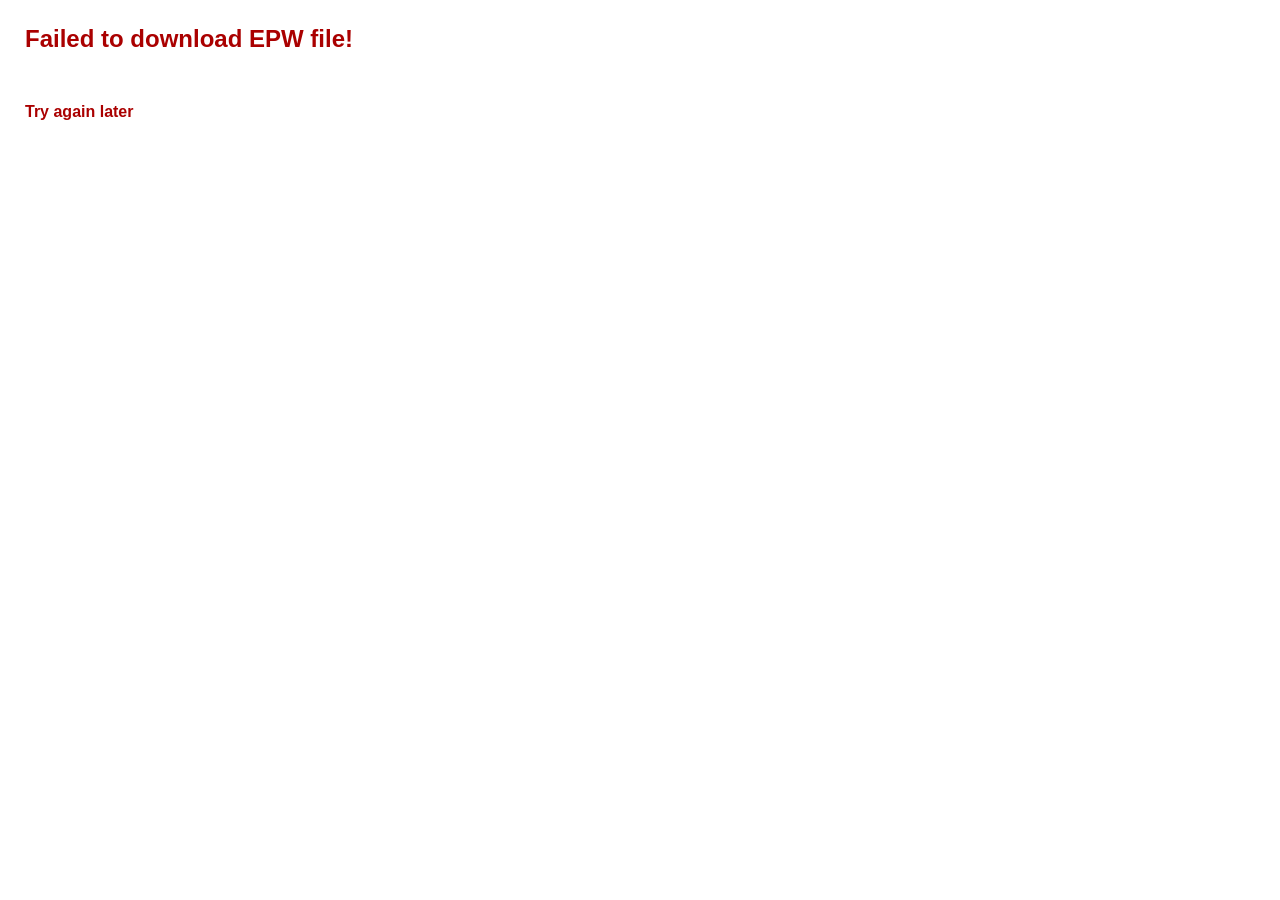
<file: homepage-1.3/links/wasm/index.html>
<!DOCTYPE html>
<html style="width:100%;height:100%;background-color:black;">
	<head>
		<meta charset="UTF-8" />
		<meta name="viewport" content="width=device-width, initial-scale=1.0, minimum-scale=1.0, maximum-scale=1.0" />
		<meta name="description" content="Play minecraft 1.12 in your browser" />
		<meta name="keywords" content="eaglercraft, minecraft, 1.12, 1.12.2" />
		<title>EaglercraftX 1.12 WASM-GC</title>
		<meta property="og:locale" content="en-US" />
		<meta property="og:type" content="website" />
		<meta property="og:title" content="Eaglercraft 1.12 WASM" />
		<meta property="og:description" content="Play minecraft 1.12 in your browser" />
		<meta property="og:image" content="favicon.png" />
		<link type="image/png" rel="shortcut icon" href="favicon.png" />
		<script type="text/javascript" src="bootstrap.js"></script>
		<script type="text/javascript">
			"use strict";
			window.addEventListener("load", function() {
				if(window.location.href.indexOf("file:") === 0) {
					alert("HTTP please, do not open this file locally, run a local HTTP server and load it via HTTP");
				}else {
					
					// %%%%%%%%% launch options %%%%%%%%%%%%
					
					var relayId = Math.floor(Math.random() * 3);
					window.eaglercraftXOpts = {
						demoMode: false,
						container: "game_frame",
						assetsURI: "assets.epw",
						worldsDB: "worlds",
						servers: [
							{ addr: "wss://play.zelz.net", name: "ZelzNet" },
							{ addr: "wss://mc.arch.lol", name: "ArchMC" },
							{ addr: "wss://beta.arch.lol", name: "§r §r §r §r §4§lArchMC Beta" }
    						]
					};
					
					// %%%%%%%%%%%%%%%%%%%%%%%%%%%%%%%%%%%%%
					
					var q = window.location.search;
					if((typeof q === "string") && q[0] === "?" && (typeof window.URLSearchParams !== "undefined")) {
						q = new window.URLSearchParams(q);
						var s = q.get("server");
						if(s) window.eaglercraftXOpts.joinServer = s;
					}
					
					main();
					
				}
			});
		</script>
	</head>
	<body style="margin:0px;width:100%;height:100%;overflow:hidden;background-color:black;" id="game_frame"></body>
</html>
</file>
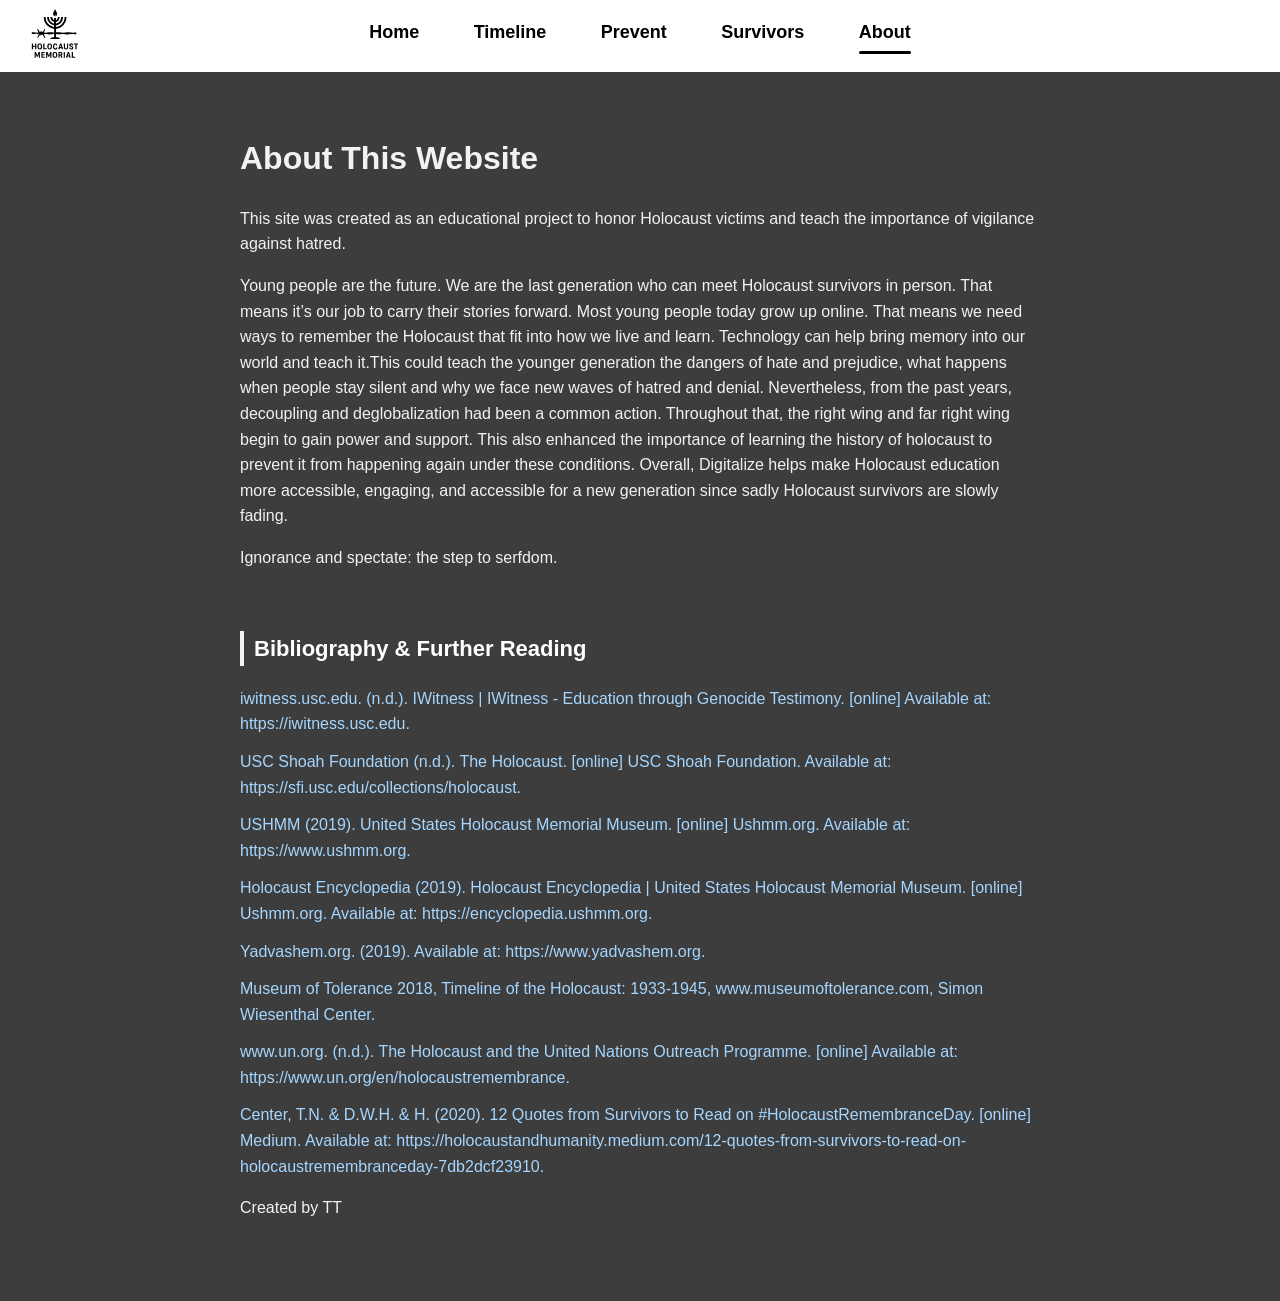
<file: homepage-1.3/temp/about.html>
<!DOCTYPE html>
<html lang="en">
<head>
  <meta charset="UTF-8">
  <title>About This Project</title>
  <link rel="stylesheet" href="style.css">
</head>
<body>
  <nav>
  <div class="logo-container">
    <img src="assets/logo.svg" alt="Holocaust Memorial Logo" />
  </div>
    <a href="index.html" >Home</a>
    <a href="timeline.html">Timeline</a>
    <a href="prevent.html">Prevent</a>
    <a href="survivors.html">Survivors</a>
    <a href="about.html" class="active">About</a>
</nav>

  <main class="fade-in">
    <h1>About This Website</h1>
    <p>This site was created as an educational project to honor Holocaust victims and teach the importance of vigilance against hatred.</p>
    <p>Young people are the future. We are the last generation who can meet Holocaust survivors in person. That means it’s our job to carry their stories forward. Most young people today grow up online. That means we need ways to remember the Holocaust that fit into how we live and learn. 
      Technology can help bring memory into our world and teach it.This could teach the younger generation the dangers of hate and prejudice, what happens when people stay silent and why we face new waves of hatred and denial.
      Nevertheless, from the past years, decoupling and deglobalization had been a common action. Throughout that, the right wing and far right wing begin to gain power and support. 
      This also enhanced the importance of learning the history of holocaust to prevent it from happening again under these conditions.
      Overall, Digitalize helps make Holocaust education more accessible, engaging, and accessible for a new generation since sadly Holocaust survivors are slowly fading.
    </p>
    <p>Ignorance and spectate: the step to serfdom.</p>
    <section class="resources-section">
    <h2>Bibliography & Further Reading</h2>
      <ul class="resource-list">
        <li><a href="https://iwitness.usc.edu" target="_blank">iwitness.usc.edu. (n.d.). IWitness | IWitness - Education through Genocide Testimony. [online] Available at: https://iwitness.usc.edu.</a></li>
        <li><a href="https://sfi.usc.edu/collections/holocaust" target="_blank">USC Shoah Foundation (n.d.). The Holocaust. [online] USC Shoah Foundation. Available at: https://sfi.usc.edu/collections/holocaust.</a></li>
        <li><a href="https://www.ushmm.org" target="_blank">USHMM (2019). United States Holocaust Memorial Museum. [online] Ushmm.org. Available at: https://www.ushmm.org.</a></li>
        <li><a href="https://encyclopedia.ushmm.org" target="_blank">Holocaust Encyclopedia (2019). Holocaust Encyclopedia | United States Holocaust Memorial Museum. [online] Ushmm.org. Available at: https://encyclopedia.ushmm.org.</a></li>
        <li><a href="https://www.yadvashem.org" target="_blank">Yadvashem.org. (2019). Available at: https://www.yadvashem.org.</a></li>
        <li><a href="https://www.museumoftolerance.com/education/teacher-resources/holocaust-resources/timeline-of-the-holocaust.html" target="_blank">Museum of Tolerance 2018, Timeline of the Holocaust: 1933-1945, www.museumoftolerance.com, Simon Wiesenthal Center.</a></li>
        <li><a href="https://www.un.org/en/holocaustremembrance" target="_blank">www.un.org. (n.d.). The Holocaust and the United Nations Outreach Programme. [online] Available at: https://www.un.org/en/holocaustremembrance.</a></li>
        <li><a href="https://holocaustandhumanity.medium.com/12-quotes-from-survivors-to-read-on-holocaustremembranceday-7db2dcf23910" target="_blank">Center, T.N. & D.W.H. & H. (2020). 12 Quotes from Survivors to Read on #HolocaustRemembranceDay. [online] Medium. Available at: https://holocaustandhumanity.medium.com/12-quotes-from-survivors-to-read-on-holocaustremembranceday-7db2dcf23910.</a></li>
    <p>Created by TT</p>
  </main>

  <script src="script.js"></script>
</body>
</html>
</file>
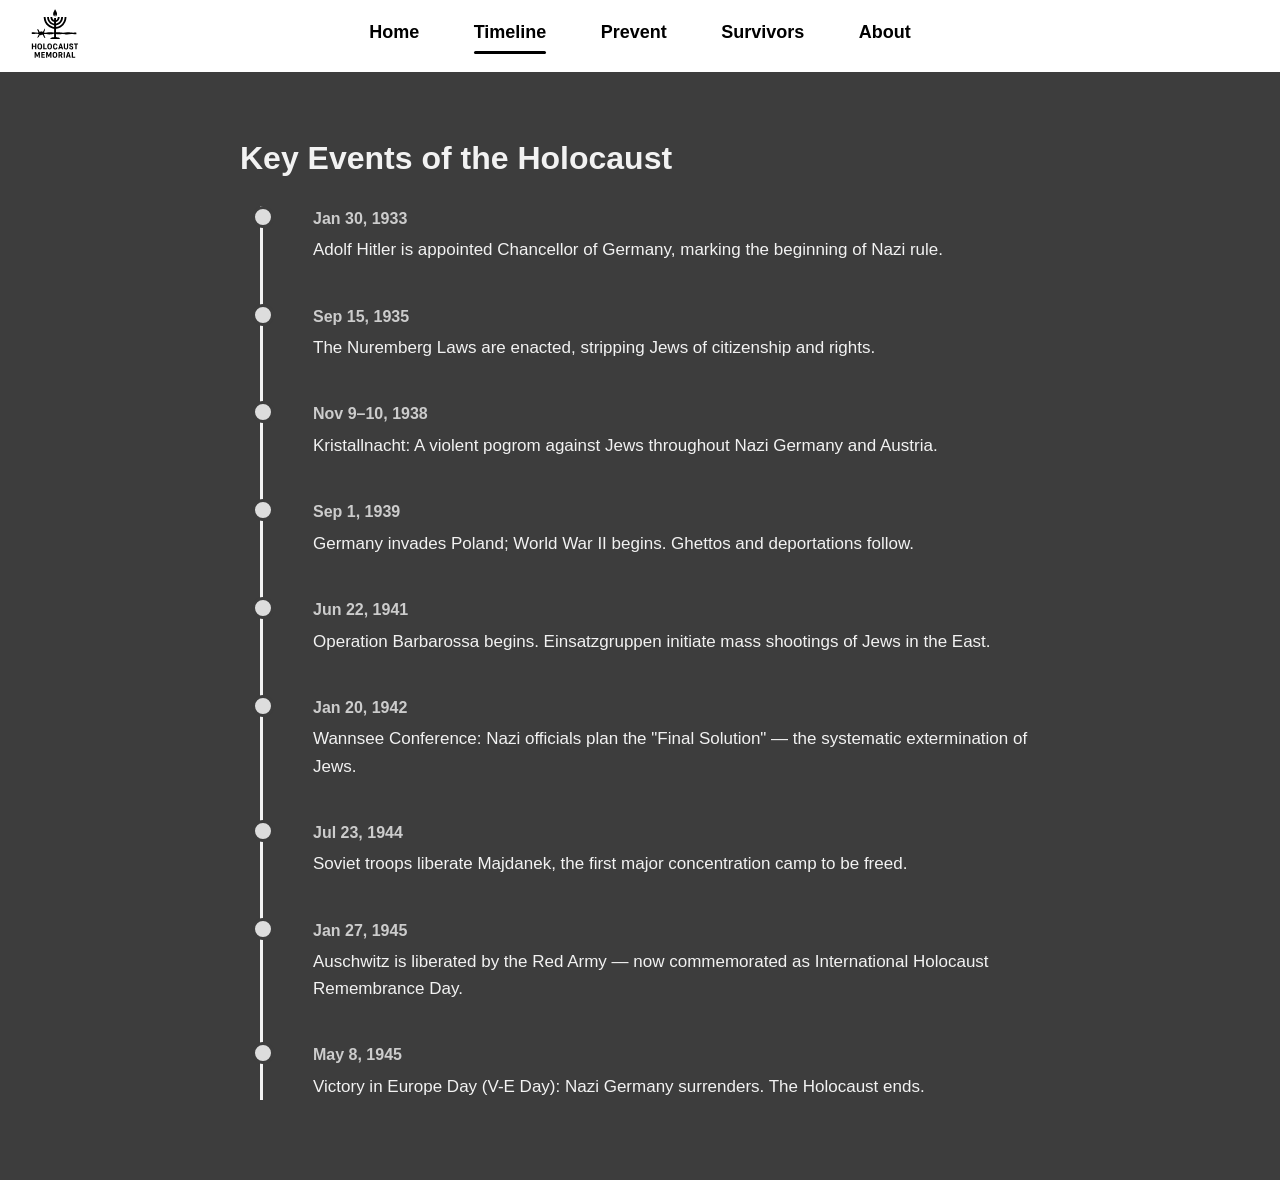
<file: homepage-1.3/temp/timeline.html>
<!DOCTYPE html>
<html lang="en">
<head>
  <meta charset="UTF-8">
  <title>Timeline</title>
  <link rel="stylesheet" href="style.css">
</head>
<body>
  <nav>
  <div class="logo-container">
    <img src="assets/logo.svg" alt="Holocaust Memorial Logo" />
  </div>
    <a href="index.html">Home</a>
    <a href="timeline.html" class="active">Timeline</a>
    <a href="prevent.html">Prevent</a>
    <a href="survivors.html">Survivors</a>
    <a href="about.html">About</a>
</nav>
<main class="fade-in">
  <h1>Key Events of the Holocaust</h1>
  <div class="timeline">
    <div class="timeline-event">
      <div class="date">Jan 30, 1933</div>
      <div class="content">Adolf Hitler is appointed Chancellor of Germany, marking the beginning of Nazi rule.</div>
    </div>
    <div class="timeline-event">
      <div class="date">Sep 15, 1935</div>
      <div class="content">The Nuremberg Laws are enacted, stripping Jews of citizenship and rights.</div>
    </div>
    <div class="timeline-event">
      <div class="date">Nov 9–10, 1938</div>
      <div class="content">Kristallnacht: A violent pogrom against Jews throughout Nazi Germany and Austria.</div>
    </div>
    <div class="timeline-event">
      <div class="date">Sep 1, 1939</div>
      <div class="content">Germany invades Poland; World War II begins. Ghettos and deportations follow.</div>
    </div>
    <div class="timeline-event">
      <div class="date">Jun 22, 1941</div>
      <div class="content">Operation Barbarossa begins. Einsatzgruppen initiate mass shootings of Jews in the East.</div>
    </div>
    <div class="timeline-event">
      <div class="date">Jan 20, 1942</div>
      <div class="content">Wannsee Conference: Nazi officials plan the "Final Solution" — the systematic extermination of Jews.</div>
    </div>
    <div class="timeline-event">
      <div class="date">Jul 23, 1944</div>
      <div class="content">Soviet troops liberate Majdanek, the first major concentration camp to be freed.</div>
    </div>
    <div class="timeline-event">
      <div class="date">Jan 27, 1945</div>
      <div class="content">Auschwitz is liberated by the Red Army — now commemorated as International Holocaust Remembrance Day.</div>
    </div>
    <div class="timeline-event">
      <div class="date">May 8, 1945</div>
      <div class="content">Victory in Europe Day (V-E Day): Nazi Germany surrenders. The Holocaust ends.</div>
    </div>
  </div>
</main>

  <script src="script.js"></script>
</body>
</html>
</file>
<file: homepage-1.3/temp/style.css>
body {
  font-family: Arial, sans-serif;
  margin: 0;
  padding: 0;
  background-color: #3d3d3d;
  color: #f2f2f2;
  line-height: 1.6;
}

nav {
  background-color: #ffffff;
  padding: 10px;
  text-align: center;
  position: relative;
}

nav img {
  position: absolute;
  left: 20px;
  top: 0px;
  height: 70px;
  margin-right: 100px;
  transition: transform 0.3s ease-in-out;
}

nav a {
  position: relative;
  color: #000000;
  margin: 0 20px;
  text-decoration: none;
  font-weight: bold;
  font-size: 18px;
  transition: color 0.4s ease, transform 0.3s ease;
  display: inline-block;
  padding: 8px 5px;
}

nav a::after {
  content: '';
  display: block;
  height: 3px;
  background-color: #000000;
  width: 0%;
  margin: 4px auto 0 auto;
  border-radius: 2px;
  transition: width 0.4s ease-in-out;
}

nav a:hover {
  color: #000000;
  transform: scale(1.1);
}

nav a:hover::after,
nav a.active::after {
  width: 100%;
}

nav a.active {
  color: #000000;
}


main {
  padding: 40px;
  max-width: 800px;
  margin: auto;
}

.image_general {
  display: block;
  margin: 20px auto; 
  max-width: 200%;
  height: auto;
  border-radius: 5px;
}

.fade-in {
  animation: fadeIn 1s ease-in-out;
}

.timeline {
  border-left: 3px solid #f2f2f2;
  margin-left: 20px;
  padding-left: 30px;
  position: relative;
}

.timeline-event {
  position: relative;
  margin-bottom: 40px;
  padding-left: 20px;
}

.timeline-event::before {
  content: '';
  position: absolute;
  left: -41px;
  top: 0;
  width: 16px;
  height: 16px;
  background-color: #dddddd;
  border-radius: 50%;
  border: 3px solid #3d3d3d;
}

.timeline-event .date {
  font-weight: bold;
  font-size: 16px;
  color: #cccccc;
  margin-bottom: 5px;
}

.timeline-event .content {
  font-size: 17px;
  color: #f2f2f2;
}

.quote {
  font-style: italic;
  font-size: 18px;
  margin-bottom: 20px;
  color: #dddddd;
}

.survivor-story {
  background-color: #282828;
  padding: 20px;
  margin: 20px 0;
  border-left: 5px solid #ffffff;
  border-radius: 5px;
}

.survivor-story h2 {
  margin-top: 0;
  color: #ffffff;
}

.hero-image img {
  width: 100%;
  border-radius: 6px;
  margin-bottom: 30px;
  box-shadow: 0 4px 10px rgba(0, 0, 0, 0.5);
}

section {
  margin-bottom: 40px;
}

section h2 {
  font-size: 24px;
  color: #ffffff;
  margin-bottom: 10px;
  border-left: 4px solid #f2f2f2;
  padding-left: 10px;
}

.intro-text p,
.context-text p,
.reflection-text p {
  font-size: 17px;
  color: #dddddd;
}

.quote {
  background-color: #1c1c1c;
  padding: 20px;
  margin-top: 25px;
  border-left: 6px solid #f2f2f2;
  font-style: italic;
  font-size: 18px;
  color: #cccccc;
  border-radius: 4px;
}


blockquote {
  margin: 15px 0;
  padding: 10px 20px;
  background-color: #060606;
  border-left: 5px solid #656565;
  font-style: italic;
  color: #cccccc;
  font-size: 16px;
  border-radius: 4px;
}

.survivor-story p {
  color: #ffffff;
  font-size: 16px;
}

.resources-section {
  margin-top: 60px;
}

.resources-section h2 {
  font-size: 22px;
  color: #ffffff;
  margin-bottom: 20px;
  border-left: 4px solid #f2f2f2;
  padding-left: 10px;
}

.resource-list {
  list-style-type: none;
  padding-left: 0;
}

.resource-list li {
  margin-bottom: 12px;
}

.resource-list a {
  color: #a5d6ff;
  text-decoration: none;
  font-size: 16px;
}

.resource-list a:hover {
  text-decoration: underline;
}


@keyframes fadeIn {
  from { opacity: 0; }
  to { opacity: 1; }
}
</file>
